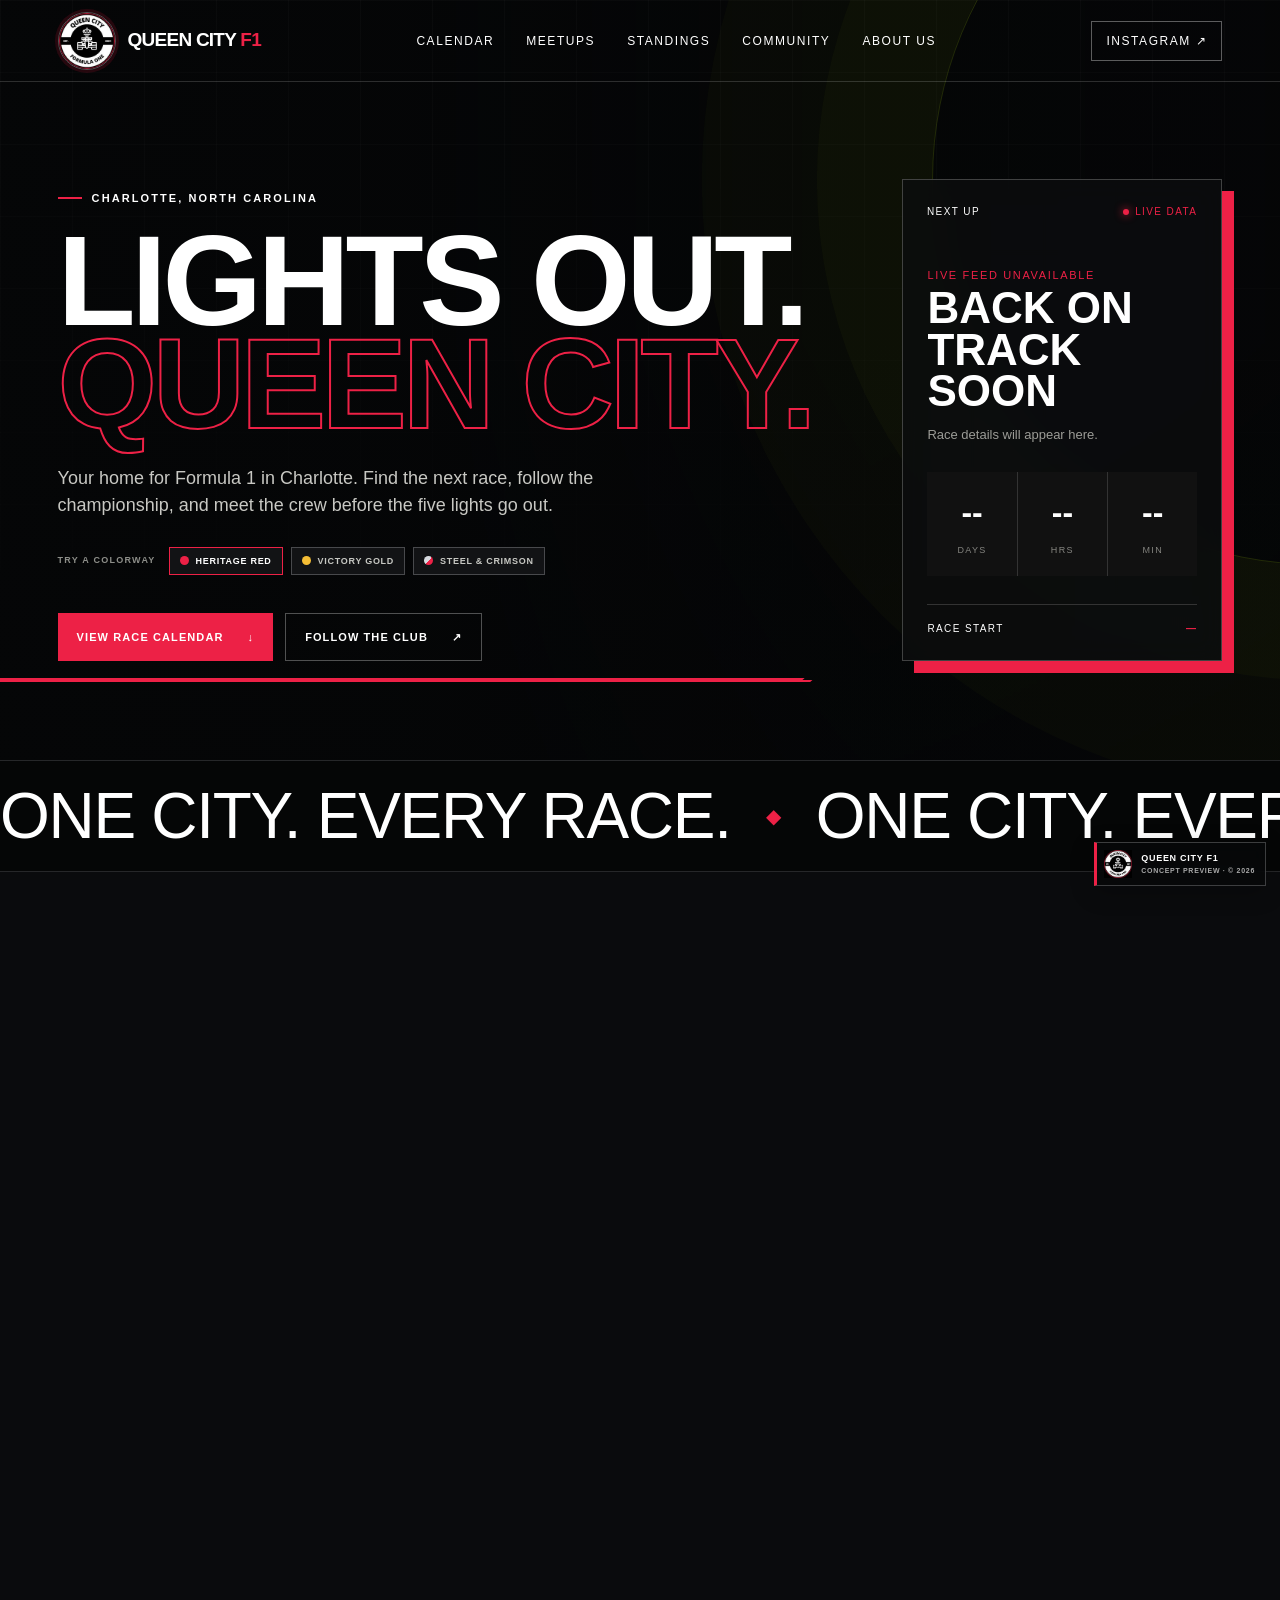
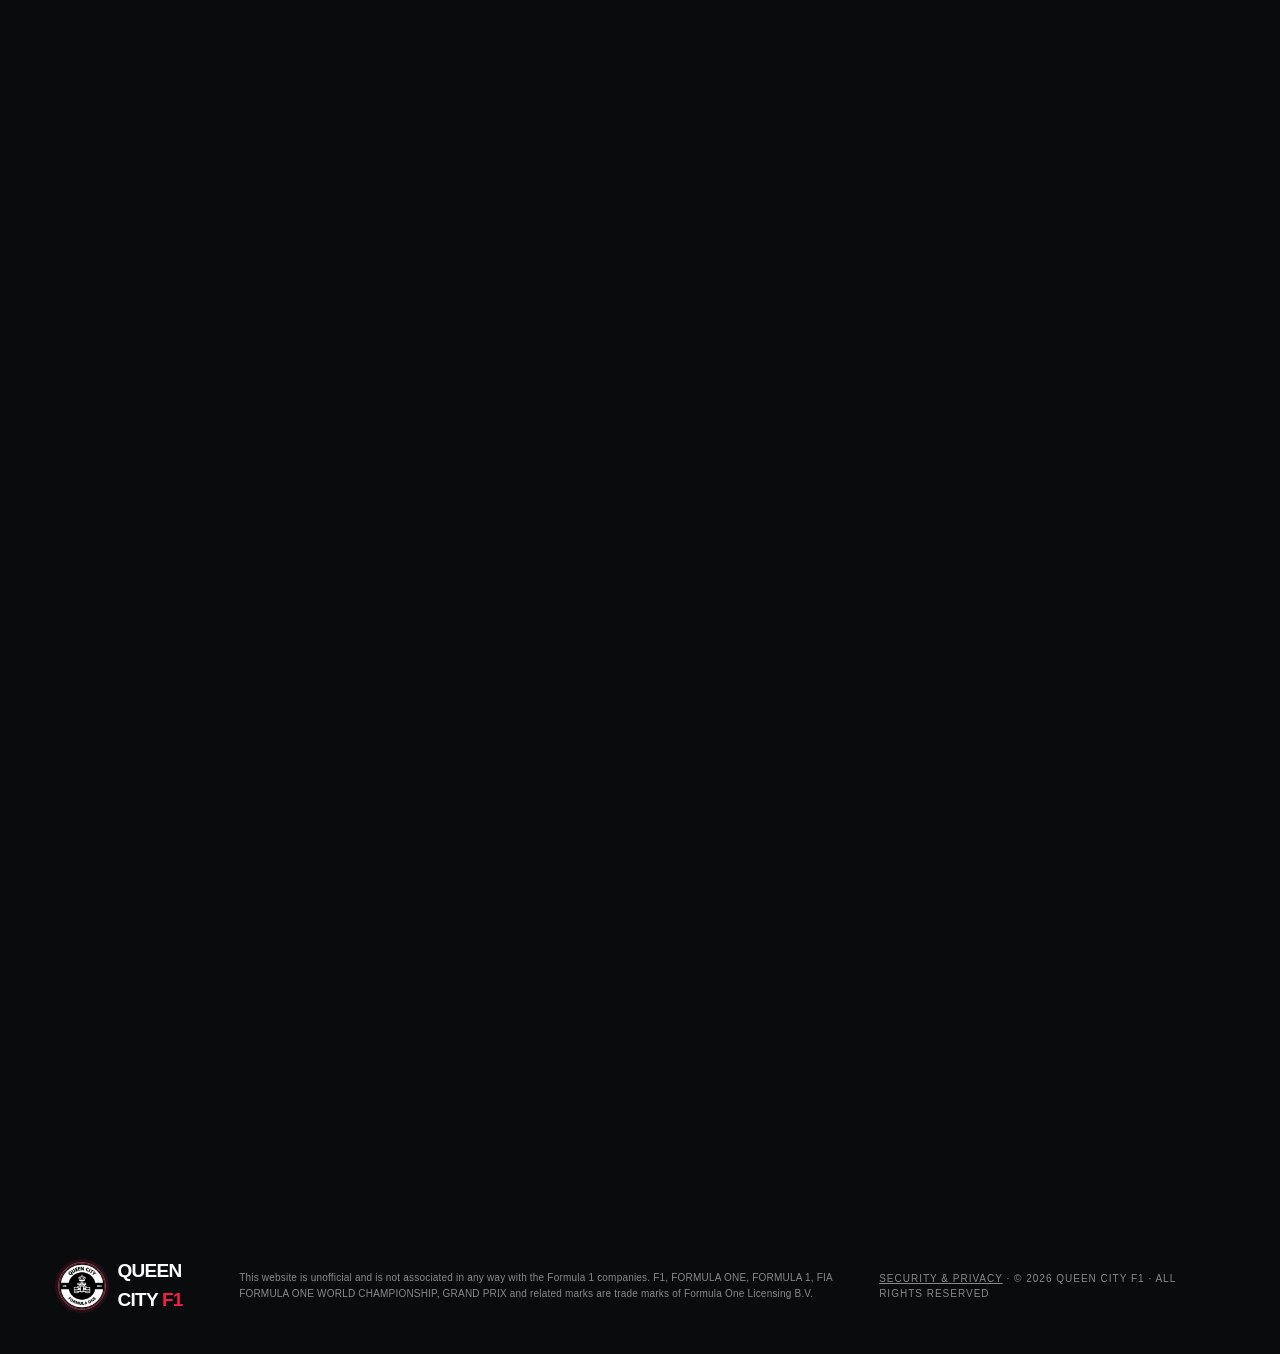
<file: index.html>
<!doctype html>
<html lang="en">
<head>
  <meta charset="utf-8" />
  <meta name="viewport" content="width=device-width, initial-scale=1" />
  <meta name="description" content="Queen City F1 — Charlotte's home for Formula 1 watch parties, race schedules, and standings." />
  <meta name="author" content="Queen City F1" />
  <meta name="copyright" content="© 2026 Queen City F1. All rights reserved." />
  <meta name="referrer" content="strict-origin-when-cross-origin" />
  <meta http-equiv="Content-Security-Policy" content="default-src 'self'; connect-src 'self' https://api.jolpi.ca; style-src 'self'; script-src 'self'; img-src 'self' data:; font-src 'self'; object-src 'none'; base-uri 'self'; form-action 'none'; upgrade-insecure-requests" />
  <title>Queen City F1 — Charlotte Race Club</title>
  <link rel="stylesheet" href="assets/styles.css" />
  <link rel="stylesheet" href="assets/logo.css" />
  <link rel="stylesheet" href="assets/explorer.css" />
  <link rel="stylesheet" href="assets/events.css" />
  <link rel="stylesheet" href="assets/motion.css?v=2" />
  <link rel="stylesheet" href="assets/about.css" />
  <link rel="stylesheet" href="assets/ownership.css" />
  <link rel="stylesheet" href="assets/launch.css" />
</head>
<body>
  <a class="skip-link" href="#main">Skip to content</a>
  <header class="site-header">
    <a class="brand" href="#top" aria-label="Queen City F1 home">
      <img class="brand-logo" src="assets/queen-city-f1-logo.png" alt="" />
      <span>QUEEN CITY <b>F1</b></span>
    </a>
    <button class="menu-toggle" type="button" aria-expanded="false" aria-controls="primary-nav"><span></span><span></span><span></span><b>Menu</b></button>
    <nav id="primary-nav" aria-label="Primary navigation">
      <a href="#calendar">Calendar</a>
      <a href="#events">Meetups</a>
      <a href="#standings">Standings</a>
      <a href="#community">Community</a>
      <a href="#about">About us</a>
      <a class="mobile-nav-social" href="https://www.instagram.com/queencityf1/" target="_blank" rel="noopener noreferrer">Instagram ↗</a>
    </nav>
    <a class="social-link" href="https://www.instagram.com/queencityf1/" target="_blank" rel="noopener noreferrer">Instagram <span aria-hidden="true">↗</span></a>
  </header>

  <main id="main">
    <section class="hero" id="top">
      <div class="hero-media" aria-hidden="true">
        <span class="hero-frame frame-one"></span>
        <span class="hero-frame frame-two"></span>
        <span class="hero-frame frame-three"></span>
        <span class="hero-frame frame-four"></span>
      </div>
      <div class="hero-grid" aria-hidden="true"></div>
      <div class="hero-copy">
        <p class="eyebrow"><span></span> Charlotte, North Carolina</p>
        <h1>LIGHTS OUT.<br><em>QUEEN CITY.</em></h1>
        <p class="hero-deck">Your home for Formula 1 in Charlotte. Find the next race, follow the championship, and meet the crew before the five lights go out.</p>
        <div class="palette-picker" aria-label="Preview a color scheme">
          <span>Try a colorway</span>
          <button class="palette-chip active" type="button" data-theme="heritage" aria-pressed="true"><i></i> Heritage red</button>
          <button class="palette-chip" type="button" data-theme="gold" aria-pressed="false"><i></i> Victory gold</button>
          <button class="palette-chip" type="button" data-theme="steel" aria-pressed="false"><i></i> Steel & crimson</button>
        </div>
        <div class="hero-actions">
          <a class="button primary" href="#calendar">View race calendar <span aria-hidden="true">↓</span></a>
          <a class="button ghost" href="https://www.instagram.com/queencityf1/" target="_blank" rel="noopener noreferrer">Follow the club <span aria-hidden="true">↗</span></a>
        </div>
      </div>
      <aside class="next-race" aria-labelledby="next-race-title">
        <div class="card-topline"><span>Next up</span><span class="live-dot">Live data</span></div>
        <p class="round" id="next-round">Loading season…</p>
        <h2 id="next-race-title">Checking the grid</h2>
        <p class="circuit" id="next-circuit">Race details will appear here.</p>
        <div class="countdown" id="countdown" aria-label="Countdown to the next race">
          <div><b>--</b><span>days</span></div><div><b>--</b><span>hrs</span></div><div><b>--</b><span>min</span></div>
        </div>
        <div class="race-time"><span>Race start</span><strong id="next-time">—</strong></div>
      </aside>
      <div class="speed-lines" aria-hidden="true"></div>
    </section>

    <div class="motion-marquee" aria-hidden="true">
      <div><span>ONE CITY. EVERY RACE.</span><i>◆</i><span>ONE CITY. EVERY RACE.</span><i>◆</i><span>ONE CITY. EVERY RACE.</span><i>◆</i></div>
    </div>

    <section class="events-section" id="events">
      <div class="events-heading">
        <p class="eyebrow"><span></span> Next club meetup</p>
        <h2>WATCH IT<br><em>WITH THE GRID.</em></h2>
        <p>Join Charlotte race fans for the next Grand Prix. Event details update here as soon as the club confirms the venue.</p>
      </div>
      <article class="featured-event" id="featured-event" aria-live="polite">
        <div class="event-status"><span></span> Loading next race…</div>
        <div class="event-race"><small>Race showing</small><h3>Checking the calendar</h3><p>Details will appear here.</p></div>
        <dl class="event-details">
          <div><dt>Where</dt><dd id="meetup-venue">To be announced</dd></div>
          <div><dt>When</dt><dd id="meetup-time">—</dd></div>
          <div><dt>Coverage</dt><dd id="meetup-coverage">Race session</dd></div>
        </dl>
        <div class="event-actions">
          <a class="button event-button" href="https://www.instagram.com/queencityf1/" target="_blank" rel="noopener noreferrer">Check meetup updates <span aria-hidden="true">↗</span></a>
          <span class="button disabled-button" aria-disabled="true">Directions after venue confirmation</span>
        </div>
      </article>
      <div class="race-guide">
        <section class="weekend-card" aria-labelledby="weekend-title">
          <div class="guide-title"><span>01</span><div><small>Weekend planner</small><h3 id="weekend-title">Session schedule</h3></div></div>
          <div class="session-list" id="session-list" aria-live="polite"><p>Loading the race weekend…</p></div>
        </section>
        <section class="watch-card" aria-labelledby="watch-title">
          <div class="guide-title"><span>02</span><div><small>Race briefing</small><h3 id="watch-title">What to watch for</h3></div></div>
          <p id="race-brief">The race briefing will load with the next event.</p>
          <ul id="event-amenities" class="amenity-list">
            <li><span>Doors</span><b>To be announced</b></li>
            <li><span>Admission</span><b>To be announced</b></li>
            <li><span>Format</span><b>Live showing</b></li>
          </ul>
        </section>
      </div>
      <section class="first-timer" aria-labelledby="first-timer-title">
        <div><p class="eyebrow"><span></span> New to the club?</p><h3 id="first-timer-title">YOUR FIRST RACE DAY</h3><p>No expert knowledge required. Pick a driver, grab a seat, and enjoy the noise.</p></div>
        <div class="faq-list">
          <details><summary>Do I need a reservation?</summary><p>Reservation or walk-in details will appear on the meetup card once the venue confirms them.</p></details>
          <details><summary>Will the race be shown live?</summary><p>The event card identifies the showing format. Very early races may be presented as replays; confirmed details will always be labeled.</p></details>
          <details><summary>Can new F1 fans attend?</summary><p>Absolutely. The club welcomes first-time viewers, longtime fans, and every team allegiance.</p></details>
          <details><summary>What should I wear?</summary><p>Team gear is encouraged but never required. Come as you are.</p></details>
        </div>
      </section>
      <div class="upcoming-events">
        <div class="upcoming-label"><span>On the horizon</span><small>Upcoming race weekends</small></div>
        <div class="event-strip" id="event-strip" aria-live="polite"><div class="event-placeholder">Loading upcoming races…</div></div>
      </div>
    </section>

    <section class="race-section" id="calendar">
      <div class="section-heading">
        <div><p class="eyebrow dark"><span></span> The season</p><h2>RACE<br><em>CALENDAR</em></h2></div>
        <div class="year-switch" aria-label="Season"><span>Season</span><strong id="season-year">2026</strong></div>
      </div>
      <p class="section-intro">Every Grand Prix in one clean view. Times are shown in your local timezone, with completed results added as the season unfolds.</p>
      <div class="race-list" id="race-list" aria-live="polite">
        <div class="skeleton"></div><div class="skeleton"></div><div class="skeleton"></div>
      </div>
      <p class="data-note" id="data-note">Live schedule powered by Jolpica F1.</p>
    </section>

    <section class="standings-section" id="standings">
      <div class="standings-copy">
        <p class="eyebrow"><span></span> Championship watch</p>
        <h2>WHO'S<br><em>OUT FRONT?</em></h2>
        <p>Follow the drivers at the sharp end of the field. Standings refresh throughout the season as every point changes the championship picture.</p>
        <button class="text-button" id="refresh-data" type="button">Refresh live standings <span aria-hidden="true">↻</span></button>
      </div>
      <div class="leaderboard" id="leaderboard" aria-live="polite">
        <div class="loading-state">Loading championship standings…</div>
      </div>
    </section>

    <section class="community-section" id="community">
      <div class="community-heading">
        <p class="eyebrow dark"><span></span> Join the conversation</p>
        <h2>FIND YOUR<br><em>RACE CREW.</em></h2>
        <p>Watch parties are only part of the grid. Pick the community that fits how you follow race week.</p>
      </div>
      <div class="social-grid">
        <a class="social-card instagram" href="https://www.instagram.com/queencityf1/" target="_blank" rel="noopener noreferrer">
          <span class="social-icon" aria-hidden="true">IG</span><span><small>News & meetups</small><strong>Instagram</strong><em>@queencityf1</em></span><b aria-hidden="true">↗</b>
        </a>
        <a class="social-card discord" href="https://discord.gg/7zzmC4cnqP" target="_blank" rel="noopener noreferrer">
          <span class="social-icon" aria-hidden="true">DC</span><span><small>Live race chat</small><strong>Discord</strong><em>Queen City F1 server</em></span><b aria-hidden="true">↗</b>
        </a>
        <a class="social-card gridrival" href="https://gridrival.app.link/jDi2sYiqAHb" target="_blank" rel="noopener noreferrer">
          <span class="social-icon" aria-hidden="true">GR</span><span><small>Fantasy league</small><strong>GridRival</strong><em>Join the Queen City league</em></span><b aria-hidden="true">↗</b>
        </a>
      </div>
    </section>

    <section class="about-section" id="about">
      <div class="about-intro">
        <p class="eyebrow"><span></span> About Queen City F1</p>
        <h2>BUILT IN<br><em>CHARLOTTE.</em></h2>
        <div class="about-story">
          <p class="about-lead">A home for the people who plan their weekends around lights out.</p>
          <p>Queen City F1 is an independent community created to bring Charlotte-area Formula 1 fans together. We gather for race-day watch parties, share the highs and heartbreaks of the season, and make room for everyone—from lifelong supporters to people watching their first Grand Prix.</p>
          <p>The goal is simple: make it easy to find the next race, meet good people, and enjoy the sport together.</p>
        </div>
      </div>

      <div class="founders-heading">
        <div>
          <p class="eyebrow"><span></span> Meet the founders</p>
          <h3>THE PEOPLE<br>BEHIND THE GRID.</h3>
        </div>
        <p>Three founding members built this community around race weekends, good company, and a shared love of Formula 1.</p>
      </div>

      <div class="founder-grid">
        <!-- Replace each placeholder with an approved public photo and biography. -->
        <article class="founder-card">
          <div class="founder-photo" aria-label="Photo for founding member one"><span>01</span><b>PHOTO</b></div>
          <div class="founder-copy">
            <p class="founder-role">Co-founder · Club role</p>
            <h4>FOUNDER NAME</h4>
            <p>Add how they found Formula 1, why they helped start Queen City F1, and what they enjoy most about bringing Charlotte fans together.</p>
            <span class="founder-detail">Favorite driver or team · Optional</span>
          </div>
        </article>
        <article class="founder-card">
          <div class="founder-photo" aria-label="Photo for founding member two"><span>02</span><b>PHOTO</b></div>
          <div class="founder-copy">
            <p class="founder-role">Co-founder · Club role</p>
            <h4>FOUNDER NAME</h4>
            <p>Add their connection to racing, what they contribute to the club, and the race weekend they never miss.</p>
            <span class="founder-detail">Favorite circuit · Optional</span>
          </div>
        </article>
        <article class="founder-card">
          <div class="founder-photo" aria-label="Photo for founding member three"><span>03</span><b>PHOTO</b></div>
          <div class="founder-copy">
            <p class="founder-role">Founding member · Club role</p>
            <h4>FOUNDER NAME</h4>
            <p>Add what race day means to them and what they hope every new member finds in the Queen City F1 community.</p>
            <span class="founder-detail">First Grand Prix watched · Optional</span>
          </div>
        </article>
      </div>
    </section>

    <section class="club-section" id="club">
      <div class="club-number" aria-hidden="true">704</div>
      <div class="club-copy">
        <p class="eyebrow dark"><span></span> Your seat is waiting</p>
        <h2>COME WATCH<br><em>THE NEXT ONE.</em></h2>
        <p>Check the next meetup, follow Queen City F1 for venue announcements, and arrive ready for lights out. New fans and seasoned supporters are equally welcome.</p>
        <a class="button dark-button" href="https://www.instagram.com/queencityf1/" target="_blank" rel="noopener noreferrer">Find the next meetup <span aria-hidden="true">↗</span></a>
      </div>
    </section>
  </main>

  <div class="ownership-mark" aria-label="Queen City F1 concept preview, copyright 2026">
    <img src="assets/queen-city-f1-logo.png" alt="" />
    <span><b>QUEEN CITY F1</b><small>CONCEPT PREVIEW · © 2026</small></span>
  </div>

  <footer>
    <a class="brand footer-brand" href="#top"><img class="brand-logo" src="assets/queen-city-f1-logo.png" alt="" /><span>QUEEN CITY <b>F1</b></span></a>
    <p class="legal-disclaimer">This website is unofficial and is not associated in any way with the Formula 1 companies. F1, FORMULA ONE, FORMULA 1, FIA FORMULA ONE WORLD CHAMPIONSHIP, GRAND PRIX and related marks are trade marks of Formula One Licensing B.V.</p>
    <p><a class="footer-link" href="security.html">Security & privacy</a> · © <span id="copyright-year"></span> Queen City F1 · All rights reserved</p>
  </footer>
  <script src="assets/app.js?v=2" defer></script>
</body>
</html>
</file>
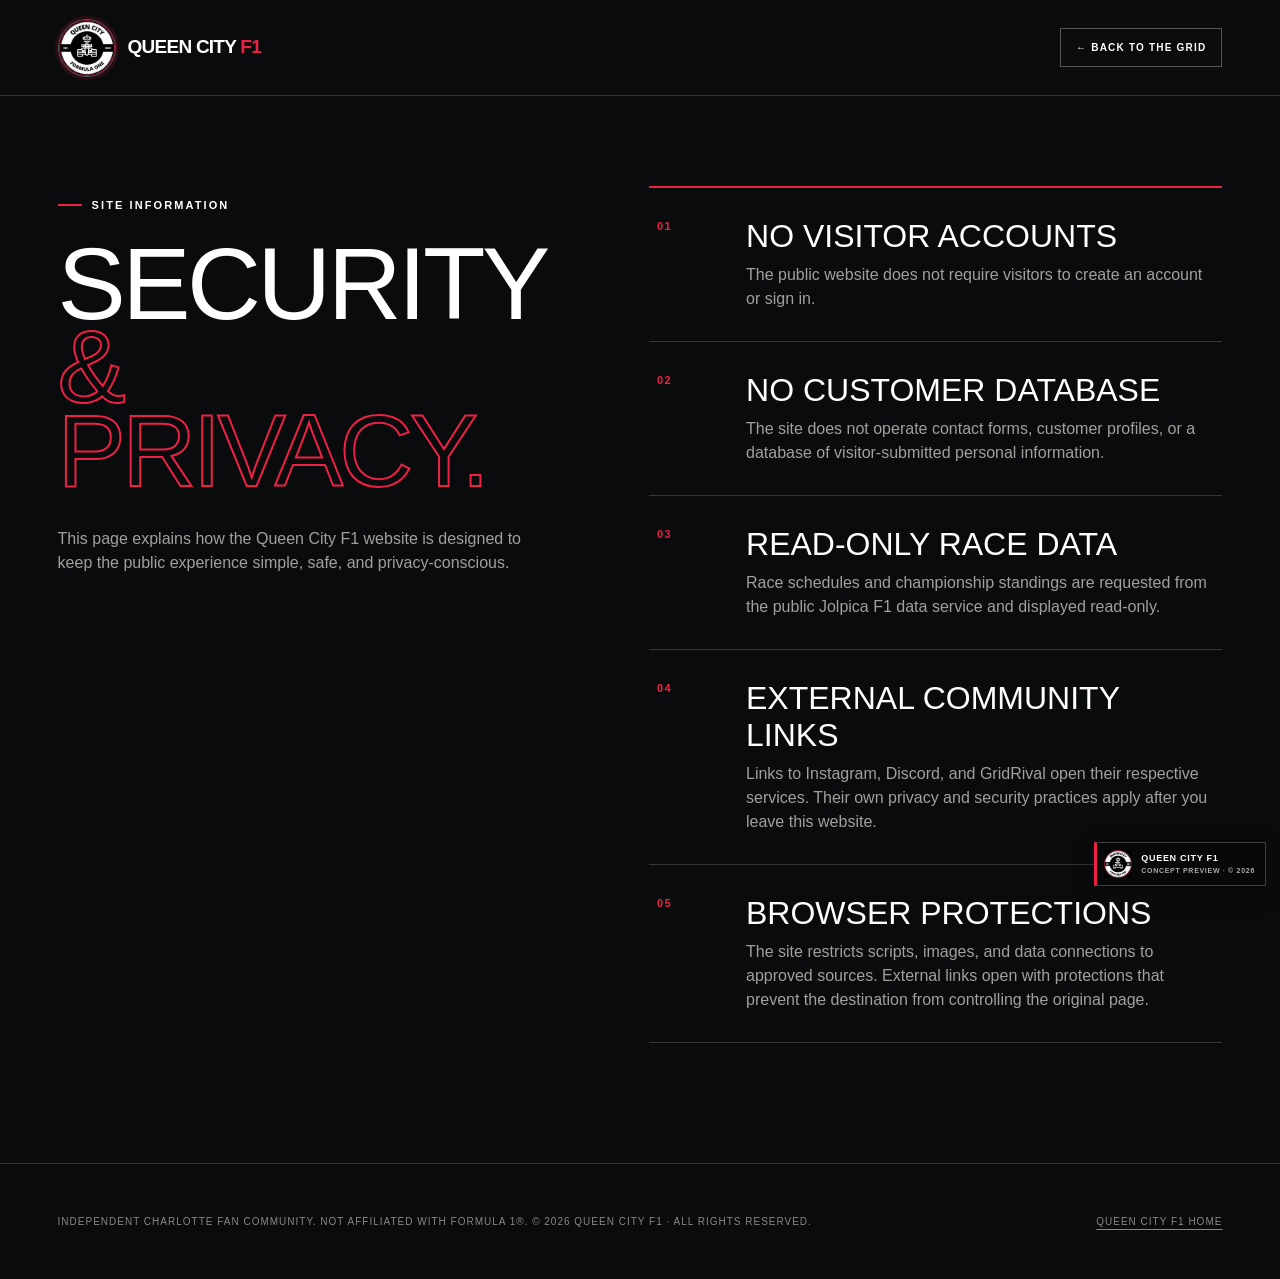
<file: security.html>
<!doctype html>
<html lang="en">
<head>
  <meta charset="utf-8" />
  <meta name="viewport" content="width=device-width, initial-scale=1" />
  <meta name="description" content="Security and privacy information for the Queen City F1 website." />
  <meta name="author" content="Queen City F1" />
  <meta name="copyright" content="© 2026 Queen City F1. All rights reserved." />
  <meta name="referrer" content="strict-origin-when-cross-origin" />
  <meta http-equiv="Content-Security-Policy" content="default-src 'self'; style-src 'self'; img-src 'self' data:; font-src 'self'; object-src 'none'; base-uri 'self'; form-action 'none'; upgrade-insecure-requests" />
  <title>Security & Privacy — Queen City F1</title>
  <link rel="stylesheet" href="assets/styles.css" />
  <link rel="stylesheet" href="assets/logo.css" />
  <link rel="stylesheet" href="assets/explorer.css" />
  <link rel="stylesheet" href="assets/security.css" />
  <link rel="stylesheet" href="assets/ownership.css" />
  <link rel="stylesheet" href="assets/launch.css" />
</head>
<body class="security-page">
  <a class="skip-link" href="#main">Skip to content</a>
  <header class="security-header">
    <a class="brand" href="index.html" aria-label="Queen City F1 home">
      <img class="brand-logo" src="assets/queen-city-f1-logo.png" alt="" />
      <span>QUEEN CITY <b>F1</b></span>
    </a>
    <a class="back-link" href="index.html">← Back to the grid</a>
  </header>
  <main id="main" class="security-main">
    <section class="security-intro">
      <p class="eyebrow"><span></span> Site information</p>
      <h1>SECURITY<br><em>& PRIVACY.</em></h1>
      <p>This page explains how the Queen City F1 website is designed to keep the public experience simple, safe, and privacy-conscious.</p>
    </section>
    <section class="security-list" aria-label="Security and privacy practices">
      <article><b>01</b><div><h2>No visitor accounts</h2><p>The public website does not require visitors to create an account or sign in.</p></div></article>
      <article><b>02</b><div><h2>No customer database</h2><p>The site does not operate contact forms, customer profiles, or a database of visitor-submitted personal information.</p></div></article>
      <article><b>03</b><div><h2>Read-only race data</h2><p>Race schedules and championship standings are requested from the public Jolpica F1 data service and displayed read-only.</p></div></article>
      <article><b>04</b><div><h2>External community links</h2><p>Links to Instagram, Discord, and GridRival open their respective services. Their own privacy and security practices apply after you leave this website.</p></div></article>
      <article><b>05</b><div><h2>Browser protections</h2><p>The site restricts scripts, images, and data connections to approved sources. External links open with protections that prevent the destination from controlling the original page.</p></div></article>
    </section>
  </main>
  <div class="ownership-mark" aria-label="Queen City F1 concept preview, copyright 2026"><img src="assets/queen-city-f1-logo.png" alt="" /><span><b>QUEEN CITY F1</b><small>CONCEPT PREVIEW · © 2026</small></span></div>
  <footer class="security-footer">
    <p>Independent Charlotte fan community. Not affiliated with Formula 1®. © 2026 Queen City F1 · All rights reserved.</p>
    <a class="footer-link" href="index.html">Queen City F1 home</a>
  </footer>
</body>
</html>
</file>
<file: assets/styles.css>
:root{--ink:#0a0b0d;--paper:#f1efe9;--lime:#cbff12;--muted:#a5a59f;--line:rgba(255,255,255,.16);--display:Impact,"Arial Narrow",sans-serif;--body:Inter,Arial,sans-serif}*{box-sizing:border-box}html{scroll-behavior:smooth}body{margin:0;background:var(--ink);color:#fff;font-family:var(--body);line-height:1.5}a{color:inherit}.skip-link{position:absolute;left:-999px;top:8px;background:var(--lime);color:#000;padding:8px;z-index:99}.skip-link:focus{left:8px}.site-header{height:82px;display:flex;align-items:center;justify-content:space-between;padding:0 4.5vw;border-bottom:1px solid var(--line);position:absolute;inset:0 0 auto;z-index:5}.brand{display:flex;align-items:center;gap:12px;text-decoration:none;font-weight:800;letter-spacing:-.04em;font-size:19px}.brand b{color:var(--lime)}.brand-mark{display:flex;gap:3px;transform:skew(-13deg)}.brand-mark i{display:block;width:5px;height:28px;background:var(--lime)}.brand-mark i:nth-child(2){height:21px;margin-top:7px}.brand-mark i:nth-child(3){height:14px;margin-top:14px}.site-header nav{display:flex;gap:32px}.site-header nav a,.social-link{font-size:12px;text-transform:uppercase;letter-spacing:.13em;text-decoration:none}.social-link{border:1px solid rgba(255,255,255,.35);padding:10px 14px}.hero{min-height:760px;padding:170px 4.5vw 90px;position:relative;overflow:hidden;display:grid;grid-template-columns:minmax(0,1.5fr) minmax(320px,.6fr);gap:7vw;align-items:center}.hero-grid{position:absolute;inset:0;background-image:linear-gradient(rgba(255,255,255,.035) 1px,transparent 1px),linear-gradient(90deg,rgba(255,255,255,.035) 1px,transparent 1px);background-size:72px 72px;mask-image:linear-gradient(to bottom,black,transparent 90%)}.hero:after{content:"";position:absolute;width:60vw;height:60vw;border:1px solid rgba(203,255,18,.15);border-radius:50%;right:-33vw;top:-16vw;box-shadow:0 0 0 9vw rgba(203,255,18,.025),0 0 0 18vw rgba(203,255,18,.018)}.hero-copy,.next-race{position:relative;z-index:2}.eyebrow{font-size:11px;text-transform:uppercase;letter-spacing:.19em;font-weight:700;display:flex;align-items:center;gap:10px}.eyebrow span{width:24px;height:2px;background:var(--lime)}.hero h1,.section-heading h2,.standings-copy h2,.club-copy h2{font-family:var(--display);font-size:clamp(70px,10vw,150px);line-height:.8;margin:24px 0 30px;letter-spacing:-.035em;font-weight:900}.hero h1 em,.section-heading h2 em,.standings-copy h2 em,.club-copy h2 em{font-style:normal;color:transparent;-webkit-text-stroke:2px var(--lime)}.hero-deck{max-width:620px;color:#c8c8c3;font-size:18px}.hero-actions{display:flex;gap:12px;margin-top:38px;flex-wrap:wrap}.button{display:inline-flex;justify-content:space-between;gap:24px;align-items:center;padding:15px 19px;text-decoration:none;text-transform:uppercase;letter-spacing:.1em;font-size:11px;font-weight:800}.primary{background:var(--lime);color:#080a08}.ghost{border:1px solid rgba(255,255,255,.3)}.next-race{border:1px solid rgba(255,255,255,.22);background:rgba(12,13,15,.86);backdrop-filter:blur(12px);padding:24px;box-shadow:12px 12px 0 var(--lime)}.card-topline,.race-time{display:flex;justify-content:space-between;text-transform:uppercase;font-size:10px;letter-spacing:.14em}.live-dot{color:var(--lime)}.live-dot:before{content:"";display:inline-block;width:6px;height:6px;border-radius:50%;background:var(--lime);margin-right:6px;box-shadow:0 0 8px var(--lime)}.round{color:var(--lime);font-size:11px;text-transform:uppercase;letter-spacing:.15em;margin:48px 0 4px}.next-race h2{font-family:var(--display);font-size:44px;line-height:.94;margin:0;text-transform:uppercase}.circuit{color:#9c9c97;font-size:13px}.countdown{display:grid;grid-template-columns:repeat(3,1fr);gap:1px;background:#333;margin:28px 0}.countdown div{background:#111;padding:16px 8px;text-align:center}.countdown b{display:block;font-family:var(--display);font-size:32px}.countdown span{font-size:9px;text-transform:uppercase;color:#858580;letter-spacing:.15em}.race-time{border-top:1px solid #333;padding-top:16px}.race-time strong{color:var(--lime)}.speed-lines{position:absolute;bottom:0;left:-10%;width:70%;height:80px;border-top:2px solid var(--lime);transform:skew(-48deg);box-shadow:0 -12px 0 -10px var(--lime),0 -24px 0 -22px var(--lime)}.ticker{min-height:85px;background:var(--lime);color:#080a08;display:flex;align-items:center;justify-content:space-around;gap:20px;padding:16px 4vw;overflow:hidden}.ticker p{font-family:var(--display);font-size:16px;letter-spacing:.04em;white-space:nowrap}.ticker p span{font:700 9px var(--body);margin-right:8px}.ticker i{width:6px;height:6px;background:#000;transform:rotate(45deg);flex:none}.race-section{background:var(--paper);color:#111;padding:110px 4.5vw}.section-heading{display:flex;justify-content:space-between;align-items:end}.section-heading h2,.club-copy h2{font-size:clamp(60px,8vw,112px);margin-bottom:0}.eyebrow.dark span{background:#111}.section-heading h2 em,.club-copy h2 em{-webkit-text-stroke-color:#111}.year-switch{border:1px solid #aaa;padding:15px 18px;display:flex;gap:38px;text-transform:uppercase;font-size:10px;letter-spacing:.15em}.year-switch strong{font-size:16px}.section-intro{max-width:620px;color:#5f605d;margin:25px 0 45px}.race-list{border-top:2px solid #111}.race-row{display:grid;grid-template-columns:75px 1.3fr 1fr 150px;gap:20px;align-items:center;padding:20px 12px;border-bottom:1px solid #c9c7c0;transition:.2s}.race-row:hover{background:#e8e6df;transform:translateX(5px)}.race-row.next{background:#111;color:#fff;border-color:#111}.race-row .num{font:700 12px var(--body);color:#797a75}.race-row .name{font:28px var(--display);text-transform:uppercase}.race-row .location{font-size:12px;color:#777872}.race-row.next .location{color:#aaa}.race-row .date{text-align:right;text-transform:uppercase;font-size:11px;letter-spacing:.1em}.tag{display:inline-block;margin-left:8px;background:var(--lime);color:#000;padding:3px 6px;font:700 8px var(--body);letter-spacing:.1em;vertical-align:middle}.skeleton{height:74px;border-bottom:1px solid #ccc;background:linear-gradient(90deg,transparent,#fff8,transparent);background-size:200% 100%;animation:shimmer 1.3s infinite}.data-note{font-size:11px;color:#777;margin-top:18px}.standings-section{padding:110px 4.5vw;display:grid;grid-template-columns:.8fr 1.2fr;gap:8vw;align-items:center}.standings-copy h2{font-size:clamp(58px,7vw,108px)}.standings-copy p:not(.eyebrow){color:#9d9e99;max-width:500px}.text-button{border:0;background:none;color:var(--lime);padding:16px 0;font:700 11px var(--body);text-transform:uppercase;letter-spacing:.12em;cursor:pointer}.leaderboard{border-top:1px solid #444}.leader-row{display:grid;grid-template-columns:42px 1fr auto;gap:16px;align-items:center;border-bottom:1px solid #333;padding:18px 8px}.leader-row:first-child{background:var(--lime);color:#000;padding:23px 16px}.leader-pos{font:32px var(--display)}.leader-name{font:24px var(--display);text-transform:uppercase}.leader-team{display:block;font:10px var(--body);color:#92938e;letter-spacing:.08em}.leader-row:first-child .leader-team{color:#444}.leader-points{font:26px var(--display)}.leader-points small{font:9px var(--body);text-transform:uppercase;margin-left:4px}.loading-state{padding:28px;color:#aaa}.club-section{background:var(--lime);color:#090a09;padding:110px 4.5vw;position:relative;overflow:hidden;display:grid;grid-template-columns:1fr 1fr;gap:7vw}.club-number{position:absolute;right:-2vw;top:-13vw;font:26vw var(--display);color:rgba(0,0,0,.05);line-height:1}.club-copy,.principles{position:relative;z-index:1}.club-copy p:not(.eyebrow){max-width:600px}.dark-button{background:#0a0b0d;color:#fff;margin-top:22px}.principles{align-self:end}.principles article{display:grid;grid-template-columns:46px 150px 1fr;gap:18px;border-top:1px solid rgba(0,0,0,.35);padding:22px 0;align-items:start}.principles b{font-size:10px}.principles h3{margin:0;font:24px var(--display);text-transform:uppercase}.principles p{margin:0;font-size:13px;color:#3b3d34}footer{padding:40px 4.5vw;display:flex;align-items:center;justify-content:space-between;gap:20px;color:#888;font-size:10px;text-transform:uppercase;letter-spacing:.1em}.footer-brand{color:#fff}@keyframes shimmer{to{background-position:-200% 0}}@media(max-width:850px){.site-header nav{display:none}.hero{grid-template-columns:1fr;padding-top:140px}.hero h1{font-size:23vw}.next-race{max-width:520px}.ticker{justify-content:flex-start;overflow:auto}.race-section,.standings-section,.club-section{padding-top:75px;padding-bottom:75px}.section-heading{align-items:start}.standings-section,.club-section{grid-template-columns:1fr}.race-row{grid-template-columns:45px 1fr 100px}.race-row .location{display:none}.principles article{grid-template-columns:36px 130px 1fr}footer{flex-direction:column;text-align:center}}@media(max-width:520px){.site-header{padding:0 20px}.social-link{display:none}.hero{padding-left:20px;padding-right:20px;min-height:auto}.hero h1{font-size:22vw}.hero-deck{font-size:15px}.next-race{box-shadow:8px 8px 0 var(--lime)}.race-section,.standings-section,.club-section{padding-left:20px;padding-right:20px}.section-heading{display:block}.year-switch{margin-top:25px;width:max-content}.race-row{grid-template-columns:32px 1fr 80px;padding-left:0;padding-right:0}.race-row .name{font-size:20px}.principles article{grid-template-columns:28px 1fr}.principles article p{grid-column:2}.club-copy h2{font-size:16vw}.footer-brand{font-size:16px}}
</file>
<file: assets/logo.css>
.brand-logo {
  width: 58px;
  height: 58px;
  object-fit: cover;
  border-radius: 50%;
  border: 1px solid rgba(255, 255, 255, 0.3);
  box-shadow: 0 0 0 3px rgba(210, 20, 55, 0.16);
}

.footer-brand .brand-logo {
  width: 48px;
  height: 48px;
}
</file>
<file: assets/explorer.css>
:root,
:root[data-theme="heritage"] {
  --lime: #ed2146;
  --accent-soft: #ff758d;
  --accent-ink: #ffffff;
}

:root[data-theme="gold"] {
  --lime: #f4bd35;
  --accent-soft: #ffe294;
  --accent-ink: #111111;
}

:root[data-theme="steel"] {
  --lime: #d7dbe0;
  --accent-soft: #ed2146;
  --accent-ink: #111111;
}

.primary,
.ticker { color: var(--accent-ink); }

.hero h1 em,
.section-heading h2 em,
.standings-copy h2 em,
.club-copy h2 em { transition: -webkit-text-stroke-color .25s ease; }

.palette-picker { display:flex; align-items:center; flex-wrap:wrap; gap:8px; margin-top:28px; position:relative; z-index:3; }
.palette-picker>span { margin-right:5px; color:#8d8e89; font-size:9px; font-weight:800; letter-spacing:.14em; text-transform:uppercase; }
.palette-chip { appearance:none; border:1px solid #48494c; background:#121315; color:#c7c8c3; padding:8px 10px; font:700 9px var(--body); letter-spacing:.08em; text-transform:uppercase; cursor:pointer; display:flex; align-items:center; gap:7px; }
.palette-chip i { width:9px; height:9px; border-radius:50%; background:#ed2146; }
.palette-chip[data-theme="gold"] i { background:#f4bd35; }
.palette-chip[data-theme="steel"] i { background:linear-gradient(135deg,#d7dbe0 50%,#ed2146 50%); }
.palette-chip:hover,.palette-chip.active { border-color:var(--lime); color:#fff; }

.community-section { background:var(--paper); color:#111; padding:110px 4.5vw; display:grid; grid-template-columns:.72fr 1.28fr; gap:7vw; }
.community-heading h2 { font-family:var(--display); font-size:clamp(58px,7vw,108px); line-height:.82; letter-spacing:-.035em; margin:24px 0 28px; }
.community-heading h2 em { color:transparent; font-style:normal; -webkit-text-stroke:2px #111; }
.community-heading>p:last-child { max-width:480px; color:#62635e; }
.social-grid { display:grid; grid-template-columns:1fr 1fr; gap:12px; align-self:center; }
.social-card { min-height:185px; padding:22px; border:1px solid #c9c7c0; color:#111; text-decoration:none; display:grid; grid-template-columns:52px 1fr auto; gap:16px; align-items:start; position:relative; overflow:hidden; transition:.2s ease; }
.social-card:before { content:""; position:absolute; inset:auto 0 0; height:5px; background:var(--lime); transform:scaleX(0); transform-origin:left; transition:.2s ease; }
a.social-card:hover { background:#111; color:#fff; transform:translateY(-4px); }
a.social-card:hover:before { transform:scaleX(1); }
.social-icon { width:46px; height:46px; display:grid; place-items:center; border:2px solid currentColor; border-radius:50%; font:20px var(--display); }
.social-card small,.social-card em { display:block; font-style:normal; color:#777872; }
.social-card small { font-size:9px; text-transform:uppercase; letter-spacing:.12em; margin-bottom:19px; }
.social-card strong { display:block; font:31px var(--display); text-transform:uppercase; }
.social-card em { font-size:11px; margin-top:4px; }
.social-card>b { font-size:18px; }
.pending-link { background:#e7e5de; color:#7a7b76; border-style:dashed; }
.pending-link .social-icon { opacity:.55; }

@media(max-width:1000px){.site-header nav{gap:18px}.community-section{grid-template-columns:1fr}.social-grid{max-width:850px}}
@media(max-width:650px){.palette-picker{align-items:flex-start}.palette-picker>span{width:100%;margin-bottom:2px}.community-section{padding:75px 20px}.social-grid{grid-template-columns:1fr}.social-card{min-height:150px}.site-header nav{display:none}}
</file>
<file: assets/events.css>
.events-section { padding:110px 4.5vw; background-color:#101113; background-image:linear-gradient(90deg,rgba(9,10,11,.96) 0%,rgba(9,10,11,.78) 40%,rgba(9,10,11,.28) 78%,rgba(9,10,11,.5) 100%),linear-gradient(180deg,rgba(9,10,11,.08) 0%,#101113 700px),url("media/charlotte-meetup-banner-v1.jpg"); background-size:auto,auto,cover; background-position:center top,center top,center top; background-repeat:no-repeat; color:#fff; display:grid; grid-template-columns:.7fr 1.3fr; gap:7vw; }
.events-heading h2 { font:clamp(58px,7.5vw,112px)/.82 var(--display); letter-spacing:-.035em; margin:25px 0 30px; }
.events-heading h2 em { color:transparent; font-style:normal; -webkit-text-stroke:2px var(--lime); }
.events-heading>p:last-child { color:#999a96; max-width:500px; }
.featured-event { border:1px solid rgba(255,255,255,.25); padding:28px; position:relative; box-shadow:12px 12px 0 var(--lime); align-self:start; background:rgba(10,11,13,.7); backdrop-filter:blur(9px); }
.event-status { color:var(--lime); font-size:9px; font-weight:800; letter-spacing:.14em; text-transform:uppercase; }
.event-status span { display:inline-block; width:7px; height:7px; margin-right:7px; border-radius:50%; background:var(--lime); box-shadow:0 0 9px var(--lime); }
.event-race { padding:45px 0 28px; border-bottom:1px solid #343537; }
.event-race small,.event-details dt { display:block; color:#7f807c; font-size:9px; letter-spacing:.14em; text-transform:uppercase; }
.event-race h3 { font:clamp(40px,5vw,72px)/.9 var(--display); text-transform:uppercase; margin:10px 0; }
.event-race p { color:#a3a49f; margin:0; }
.event-details { display:grid; grid-template-columns:1.2fr 1.3fr .8fr; gap:1px; margin:0; background:#333; }
.event-details div { background:#101113; padding:22px 14px; }
.event-details dd { margin:8px 0 0; font:21px/1.1 var(--display); text-transform:uppercase; }
.event-button { margin-top:24px; background:var(--lime); color:var(--accent-ink); }
.event-actions { display:flex; gap:10px; align-items:center; flex-wrap:wrap; margin-top:24px; }
.event-actions .event-button { margin-top:0; }
.disabled-button { border:1px dashed #4b4c4e; color:#777; cursor:not-allowed; }
.race-guide { grid-column:1/-1; display:grid; grid-template-columns:1fr 1fr; gap:12px; margin-top:18px; }
.weekend-card,.watch-card { border:1px solid #353638; padding:26px; }
.guide-title { display:grid; grid-template-columns:34px 1fr; gap:10px; padding-bottom:22px; border-bottom:1px solid #343537; }
.guide-title>span { color:var(--lime); font-size:10px; font-weight:800; }
.guide-title small { color:#777872; font-size:9px; letter-spacing:.13em; text-transform:uppercase; }
.guide-title h3,.first-timer h3 { font:30px var(--display); text-transform:uppercase; margin:3px 0 0; }
.session-row { display:flex; justify-content:space-between; gap:18px; padding:13px 4px; border-bottom:1px solid #2b2c2e; }
.session-row span { font-weight:700; font-size:11px; text-transform:uppercase; }
.session-row time { color:#92938f; font-size:10px; text-align:right; }
.session-row.race-session { color:var(--lime); }
.watch-card>p { color:#b0b1ac; font-size:15px; margin:24px 0; }
.amenity-list { list-style:none; padding:0; margin:0; border-top:1px solid #343537; }
.amenity-list li { display:flex; justify-content:space-between; gap:16px; padding:12px 4px; border-bottom:1px solid #343537; }
.amenity-list span { color:#777872; font-size:9px; letter-spacing:.12em; text-transform:uppercase; }
.amenity-list b { font-size:10px; text-transform:uppercase; }
.first-timer { grid-column:1/-1; display:grid; grid-template-columns:.75fr 1.25fr; gap:7vw; padding:34px; margin-top:18px; background:var(--lime); color:var(--accent-ink); }
.first-timer .eyebrow span { background:currentColor; }
.first-timer>div>p:last-child { max-width:460px; }
.first-timer h3 { font-size:42px; }
.faq-list details { border-top:1px solid currentColor; }
.faq-list details:last-child { border-bottom:1px solid currentColor; }
.faq-list summary { cursor:pointer; padding:14px 4px; font-weight:800; font-size:11px; letter-spacing:.08em; text-transform:uppercase; }
.faq-list details p { margin:0 4px 15px; font-size:13px; max-width:620px; }
.upcoming-events { grid-column:1/-1; margin-top:15px; border-top:1px solid #3c3d3f; padding-top:24px; display:grid; grid-template-columns:190px 1fr; gap:30px; }
.upcoming-label span,.upcoming-label small { display:block; }
.upcoming-label span { font:24px var(--display); text-transform:uppercase; }
.upcoming-label small { color:#777872; font-size:10px; margin-top:5px; }
.event-strip { display:grid; grid-template-columns:repeat(4,1fr); gap:10px; }
.mini-event { border-left:1px solid #3c3d3f; padding:4px 14px; display:grid; grid-template-columns:25px 1fr; gap:9px; }
.mini-event.first { border-color:var(--lime); }
.mini-event>b { color:var(--lime); font-size:9px; }
.mini-event small,.mini-event strong,.mini-event em { display:block; }
.mini-event small { color:#777872; font-size:9px; text-transform:uppercase; }
.mini-event strong { font:19px/1.1 var(--display); text-transform:uppercase; margin:6px 0; }
.mini-event em { color:var(--lime); font:normal 8px var(--body); letter-spacing:.1em; text-transform:uppercase; }
.event-placeholder { color:#888; }
@media(max-width:900px){.events-section{grid-template-columns:1fr}.upcoming-events{grid-template-columns:1fr}.event-strip{grid-template-columns:1fr 1fr}.first-timer{grid-template-columns:1fr}.race-guide{grid-template-columns:1fr}}
@media(max-width:560px){.events-section{padding:75px 20px}.featured-event{padding:20px;box-shadow:8px 8px 0 var(--lime)}.event-details{grid-template-columns:1fr}.event-strip{grid-template-columns:1fr}.mini-event{padding:12px 8px}.events-heading h2{font-size:16vw}.first-timer{padding:24px}.event-actions .button{width:100%}}
</file>
<file: assets/motion.css>
.hero { background:#050607; }
.hero-media { position:absolute; inset:0; overflow:hidden; z-index:0; background:#050607; }
.hero-frame { position:absolute; inset:-4%; opacity:0; background-size:cover; background-position:center; will-change:transform,opacity; animation:heroFilm 28s linear infinite; }
.hero-frame.frame-one { background-image:url("hero-charlotte-night-v1.jpg"); animation-delay:0s; }
.hero-frame.frame-two { background-image:url("media/hero-motion-closeup-v1.jpg"); animation-delay:7s; }
.hero-frame.frame-three { background-image:url("media/hero-motion-garage-v1.jpg"); animation-delay:14s; }
.hero-frame.frame-four { background-image:url("media/senna-rain-tribute-v1.jpg"); animation-delay:21s; }
.hero-media:after { content:""; position:absolute; inset:0; background:linear-gradient(90deg,rgba(5,6,7,.98) 0%,rgba(5,6,7,.91) 32%,rgba(5,6,7,.42) 68%,rgba(5,6,7,.58) 100%),linear-gradient(0deg,rgba(5,6,7,.42),transparent 55%); }
.hero-grid { opacity:.62; z-index:1; }
.speed-lines { z-index:2; }
@keyframes heroFilm { 0%{opacity:0;transform:scale(1.09) translate3d(1.5%,0,0)} 4%{opacity:1} 21%{opacity:1} 25%,100%{opacity:0;transform:scale(1.015) translate3d(-1.5%,-.5%,0)} }
.hero-copy .eyebrow,.hero h1,.hero-deck,.palette-picker,.hero-actions,.next-race { opacity:0; transform:translateY(28px); animation:heroEnter .75s cubic-bezier(.2,.8,.2,1) forwards; }
.hero h1{animation-delay:.08s}.hero-deck{animation-delay:.16s}.palette-picker{animation-delay:.24s}.hero-actions{animation-delay:.32s}.next-race{animation-delay:.25s;transform:translateX(42px)}

@media(max-width:700px){
  .hero-frame{inset:-2%;background-position:center center}
  .hero-frame.frame-one{background-image:url("media/mobile/hero-charlotte-night-mobile-v1.jpg")}
  .hero-frame.frame-two{background-image:url("media/mobile/hero-motion-closeup-mobile-v1.jpg")}
  .hero-frame.frame-three{background-image:url("media/mobile/hero-motion-garage-mobile-v1.jpg")}
  .hero-frame.frame-four{background-image:url("media/mobile/senna-rain-tribute-mobile-v1.jpg")}
  .hero-media:after{background:linear-gradient(180deg,rgba(5,6,7,.56) 0%,rgba(5,6,7,.82) 30%,rgba(5,6,7,.9) 60%,rgba(5,6,7,.78) 100%),linear-gradient(90deg,rgba(5,6,7,.88),rgba(5,6,7,.2))}
}
@keyframes heroEnter{to{opacity:1;transform:translate3d(0,0,0)}}

.reveal-section { opacity:0; transform:translateY(55px); transition:opacity .8s ease,transform .8s cubic-bezier(.2,.8,.2,1); }
.reveal-section.in-view { opacity:1; transform:translateY(0); }
.reveal-section.in-view .section-heading h2,.reveal-section.in-view .events-heading h2,.reveal-section.in-view .standings-copy h2,.reveal-section.in-view .community-heading h2 { animation:headlineSlice .9s cubic-bezier(.2,.8,.2,1) both; }
@keyframes headlineSlice{from{clip-path:inset(0 100% 0 0);transform:translateX(-25px)}to{clip-path:inset(0);transform:translateX(0)}}

.motion-marquee { overflow:hidden; background:#050606; color:#fff; border-top:1px solid #262729; border-bottom:1px solid #262729; padding:23px 0; }
.motion-marquee>div { width:max-content; display:flex; gap:35px; align-items:center; animation:marquee 22s linear infinite; }
.motion-marquee span { font:clamp(38px,5vw,76px)/1 var(--display); letter-spacing:-.02em; white-space:nowrap; }
.motion-marquee i { color:var(--lime); font-style:normal; font-size:20px; }
@keyframes marquee{to{transform:translateX(-33.333%)}}

.button,.social-card,.race-row,.palette-chip { transition-duration:.28s; }
.button:hover { transform:translateY(-3px); box-shadow:0 7px 0 rgba(255,255,255,.12); }

@media(prefers-reduced-motion:reduce){html{scroll-behavior:auto}.hero-frame{animation:none;opacity:0;transform:none}.hero-frame.frame-one{opacity:1}.hero-copy .eyebrow,.hero h1,.hero-deck,.palette-picker,.hero-actions,.next-race,.reveal-section{opacity:1;transform:none;animation:none;transition:none}.motion-marquee>div{animation:none}.button:hover{transform:none}}
</file>
<file: assets/about.css>
.about-section{padding:120px 4.5vw;background:#090a0c;color:#fff;position:relative;overflow:hidden}
.about-section:before{content:"704";position:absolute;right:-2vw;top:-5vw;font:24vw/1 var(--display);color:rgba(255,255,255,.025);pointer-events:none}
.about-intro,.founders-heading,.founder-grid{position:relative;z-index:1}
.about-intro{display:grid;grid-template-columns:.85fr 1.15fr;gap:8vw;align-items:end;padding-bottom:105px;border-bottom:1px solid #343538}
.about-intro h2{font:clamp(68px,9vw,138px)/.81 var(--display);letter-spacing:-.035em;margin:25px 0 0}
.about-intro h2 em{font-style:normal;color:transparent;-webkit-text-stroke:2px var(--lime)}
.about-story{max-width:680px;padding-bottom:8px}
.about-story p{color:#a9aaa5;font-size:16px;max-width:620px}
.about-story .about-lead{font:clamp(29px,3vw,46px)/1.06 var(--display);text-transform:uppercase;color:#fff;margin:0 0 28px}
.founders-heading{display:flex;justify-content:space-between;gap:40px;align-items:end;padding:88px 0 35px}
.founders-heading h3{font:clamp(46px,6vw,88px)/.86 var(--display);letter-spacing:-.025em;margin:22px 0 0}
.founders-heading>p{max-width:390px;color:#93948f;font-size:13px;margin:0 0 7px}
.founder-grid{display:grid;grid-template-columns:repeat(3,1fr);gap:14px}
.founder-card{border:1px solid #343538;background:#101113;min-width:0}
.founder-photo{aspect-ratio:4/3;background:linear-gradient(145deg,#1d1e21,#0b0c0e);display:flex;justify-content:space-between;align-items:flex-start;padding:18px;position:relative;overflow:hidden;color:#66676a}
.founder-photo:after{content:"";position:absolute;width:72%;aspect-ratio:1;border:1px solid rgba(255,255,255,.09);border-radius:50%;right:-25%;bottom:-52%;box-shadow:0 0 0 42px rgba(237,33,70,.04),0 0 0 84px rgba(237,33,70,.025)}
.founder-photo span{font:13px var(--body);letter-spacing:.12em}
.founder-photo b{font:54px/1 var(--display);letter-spacing:.03em;color:#292a2d;align-self:center;margin:auto;transform:rotate(-8deg)}
.founder-copy{padding:25px 23px 28px}
.founder-role{color:var(--lime)!important;text-transform:uppercase;letter-spacing:.13em;font-size:9px!important;font-weight:800;margin:0 0 11px}
.founder-copy h4{font:37px/.95 var(--display);margin:0 0 19px}
.founder-copy>p{font-size:13px;color:#9b9c97;min-height:78px}
.founder-detail{display:block;border-top:1px solid #313236;padding-top:16px;margin-top:22px;color:#747570;text-transform:uppercase;font-size:9px;letter-spacing:.1em}
@media(max-width:900px){.about-intro{grid-template-columns:1fr;gap:35px}.founder-grid{grid-template-columns:1fr 1fr}.founders-heading{align-items:start}}
@media(max-width:620px){.about-section{padding:80px 20px}.about-intro{padding-bottom:70px}.founders-heading{display:block;padding-top:65px}.founders-heading>p{margin-top:24px}.founder-grid{grid-template-columns:1fr}.founder-photo{aspect-ratio:16/10}.founder-copy>p{min-height:0}}
</file>
<file: assets/ownership.css>
.ownership-mark{position:fixed;right:14px;bottom:14px;z-index:50;display:flex;align-items:center;gap:9px;padding:7px 10px 7px 7px;color:#fff;background:rgba(7,8,10,.78);border:1px solid rgba(255,255,255,.22);border-left:3px solid var(--lime,#ed2146);box-shadow:0 6px 24px rgba(0,0,0,.24);backdrop-filter:blur(8px);pointer-events:none;user-select:none}
.ownership-mark img{width:28px;height:28px;object-fit:contain}
.ownership-mark span{display:grid;line-height:1.1}
.ownership-mark b{font:700 9px/1.2 Arial,sans-serif;letter-spacing:.08em}
.ownership-mark small{font:600 7px/1.3 Arial,sans-serif;letter-spacing:.1em;color:#aaa;margin-top:2px}
@media(max-width:520px){.ownership-mark{position:absolute;right:8px;top:91px;bottom:auto;padding:5px 7px 5px 5px;opacity:.72}.ownership-mark img{width:20px;height:20px}.ownership-mark b{font-size:7px}.ownership-mark small{font-size:5px}}
@media print{.ownership-mark{position:fixed;inset:45% auto auto 18%;transform:rotate(-24deg);background:transparent;border:4px solid rgba(0,0,0,.18);box-shadow:none;color:rgba(0,0,0,.3);padding:18px 28px}.ownership-mark img{display:none}.ownership-mark b{font-size:28px}.ownership-mark small{font-size:14px;color:rgba(0,0,0,.3)}}
</file>
<file: assets/launch.css>
.menu-toggle,.mobile-nav-social{display:none}
:where(a,button,summary):focus-visible{outline:3px solid var(--lime);outline-offset:4px}
.legal-disclaimer{max-width:620px;line-height:1.55;text-transform:none;letter-spacing:.02em}
.social-grid{grid-template-columns:repeat(3,minmax(0,1fr))}
@media(max-width:1000px){.social-grid{grid-template-columns:repeat(3,minmax(0,1fr))}}
@media(max-width:850px){
  .menu-toggle{display:grid;width:45px;height:42px;padding:9px;border:1px solid rgba(255,255,255,.35);background:rgba(8,9,11,.78);color:#fff;cursor:pointer;position:relative;z-index:7}
  .menu-toggle span{display:block;height:2px;background:currentColor;transition:transform .2s ease,opacity .2s ease}
  .menu-toggle b{position:absolute;width:1px;height:1px;overflow:hidden;clip:rect(0 0 0 0)}
  .menu-open .menu-toggle span:nth-child(1){transform:translateY(7px) rotate(45deg)}
  .menu-open .menu-toggle span:nth-child(2){opacity:0}
  .menu-open .menu-toggle span:nth-child(3){transform:translateY(-7px) rotate(-45deg)}
  .site-header nav{display:none;position:absolute;top:81px;left:0;right:0;padding:22px 20px 26px;background:rgba(7,8,10,.97);border-bottom:1px solid #343538;box-shadow:0 20px 50px rgba(0,0,0,.42)}
  .menu-open .site-header nav{display:grid;gap:0}
  .site-header nav a{padding:14px 4px;border-bottom:1px solid #292a2d;font-size:13px}
  .site-header nav .mobile-nav-social{display:block;color:var(--lime);border-bottom:0;padding-top:18px}
  .menu-open{overflow:hidden}
}
@media(max-width:650px){.social-grid{grid-template-columns:1fr}}
</file>
<file: assets/security.css>
.footer-link { color:inherit; text-underline-offset:4px; }
.club-section { grid-template-columns:minmax(0, 760px); }
.club-copy { max-width:760px; }

.security-page { background:var(--ink); }
.security-header { height:96px; display:flex; align-items:center; justify-content:space-between; padding:0 4.5vw; border-bottom:1px solid var(--line); }
.back-link { border:1px solid rgba(255,255,255,.3); padding:11px 15px; text-decoration:none; font-size:10px; font-weight:800; letter-spacing:.12em; text-transform:uppercase; }
.security-main { padding:90px 4.5vw 120px; display:grid; grid-template-columns:.75fr 1.25fr; gap:8vw; }
.security-intro { position:sticky; top:50px; align-self:start; }
.security-intro h1 { font:clamp(64px,8vw,120px)/.82 var(--display); letter-spacing:-.035em; margin:28px 0 34px; }
.security-intro h1 em { color:transparent; font-style:normal; -webkit-text-stroke:2px var(--lime); }
.security-intro>p:last-child { color:#a0a19c; max-width:510px; }
.security-list { border-top:2px solid var(--lime); }
.security-list article { display:grid; grid-template-columns:65px 1fr; gap:24px; border-bottom:1px solid #343537; padding:30px 8px; }
.security-list article>b { color:var(--lime); font-size:11px; letter-spacing:.12em; }
.security-list h2 { font:32px var(--display); text-transform:uppercase; margin:0 0 8px; }
.security-list p { color:#a0a19c; margin:0; max-width:650px; }
.security-footer { border-top:1px solid var(--line); }
@media(max-width:800px){.security-main{grid-template-columns:1fr;padding-top:65px}.security-intro{position:static}.security-header{padding:0 20px}.security-main{padding-left:20px;padding-right:20px}.security-header .brand span{display:none}.security-list article{grid-template-columns:42px 1fr}}
</file>
